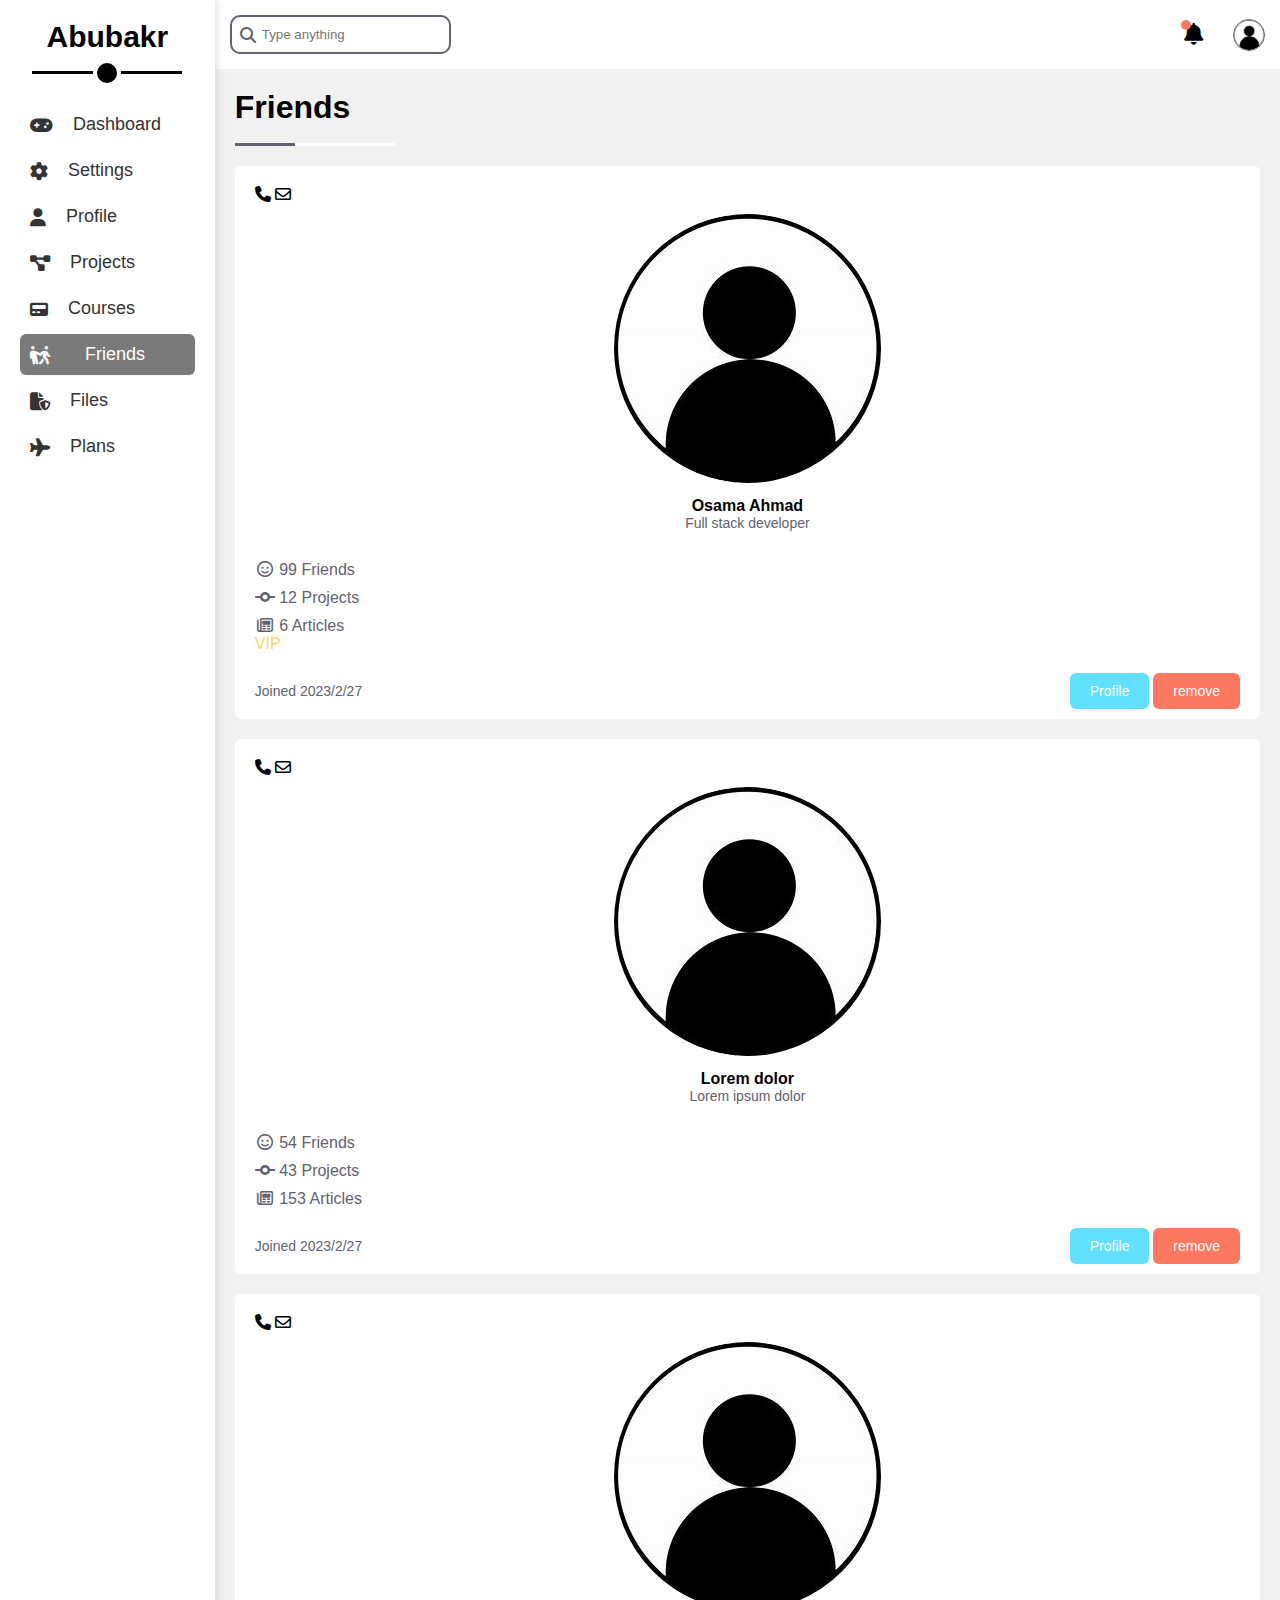
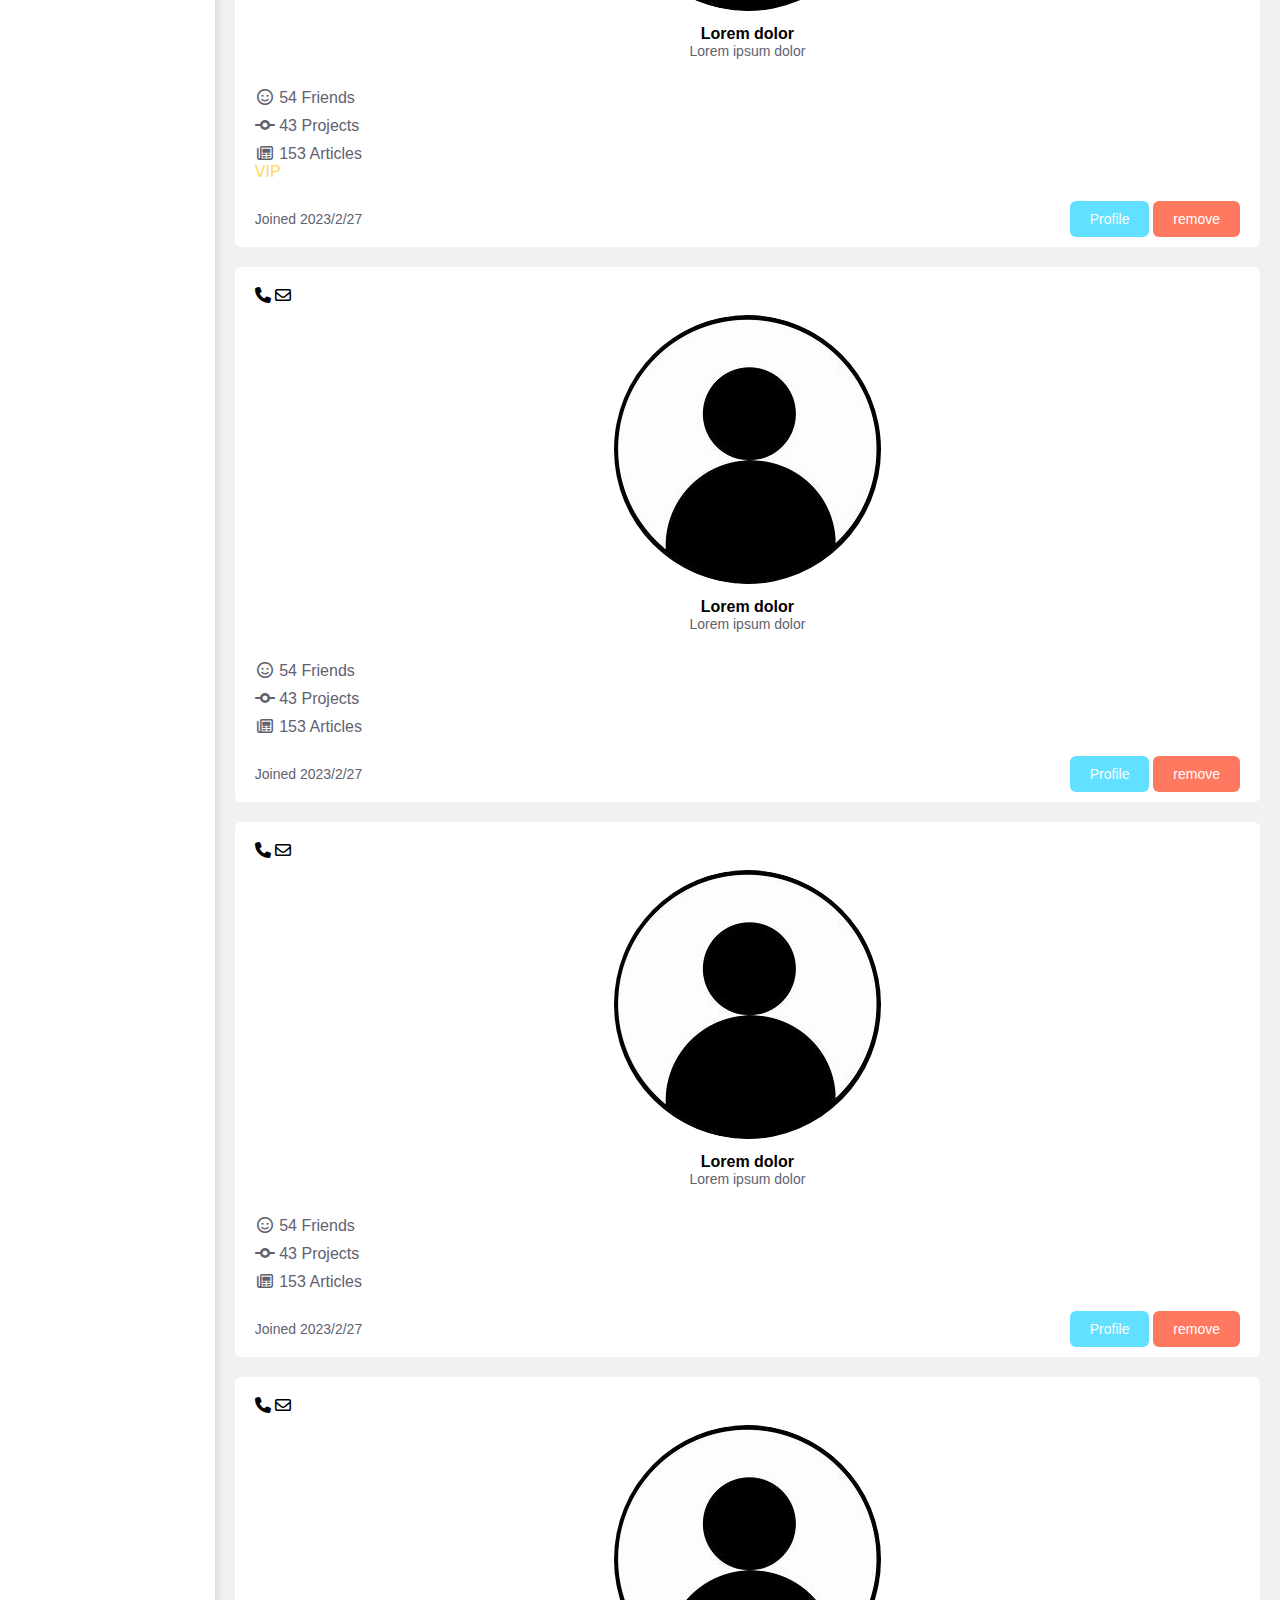
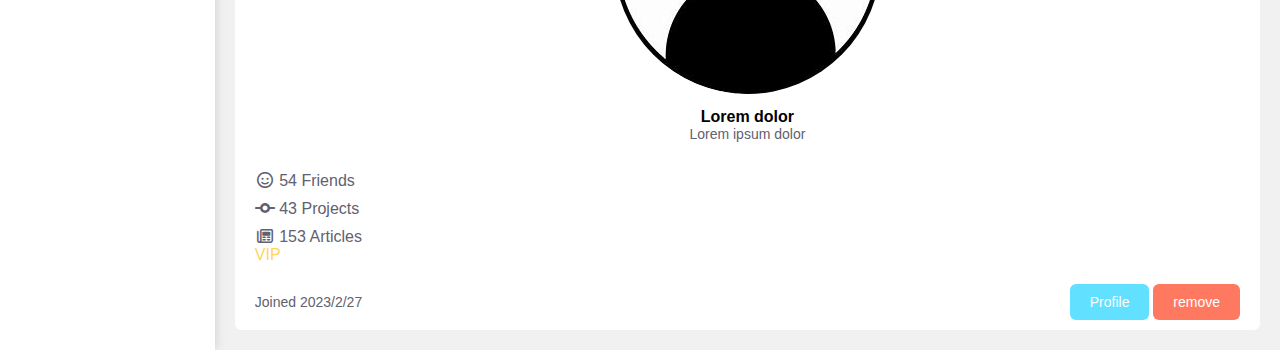
<file: friends.html>
<!DOCTYPE html>
<html lang="en">
  <head>
    <meta charset="UTF-8" />
    <meta http-equiv="X-UA-Compatible" content="IE=edge" />
    <meta name="viewport" content="width=device-width, initial-scale=1.0" />
    <title>Friends</title>
    <link rel="stylesheet" href="css/all.min.css" />
    <link rel="stylesheet" href="css/freamwork.css" />
    <link rel="stylesheet" href="css/master.css" />
  </head>
  <body>
    <div class="page d-flex">
      <div class="sidebar bg-white p-20 p-relative">
        <h3 class="p-relative mt-0 txt-c">Abubakr</h3>
        <ul>
          <li>
            <a
              class="d-flex align-center fs-14 c-black rad-6 p-10"
              href="index.html"
            >
              <i class="fa-solid fa-gamepad"></i>
              <span>Dashboard</span>
            </a>
          </li>
          <li>
            <a
              class="d-flex align-center fs-14 c-black rad-6 p-10"
              href="settings.html"
            >
              <i class="fa-solid fa-gear"></i>
              <span>Settings</span>
            </a>
          </li>
          <li>
            <a
              class="d-flex align-center fs-14 c-black rad-6 p-10"
              href="profile.html"
            >
              <i class="fa-solid fa-user"></i>
              <span>Profile</span>
            </a>
          </li>
          <li>
            <a
              class="d-flex align-center fs-14 c-black rad-6 p-10"
              href="projects.html"
            >
              <i class="fa-solid fa-project-diagram"></i>
              <span>Projects</span>
            </a>
          </li>
          <li>
            <a
              class="d-flex align-center fs-14 c-black rad-6 p-10"
              href="Courses.html"
            >
              <i class="fa-solid fa-pager"></i>
              <span>Courses</span>
            </a>
          </li>
          <li>
            <a
              class="active d-flex align-center fs-14 c-black rad-6 p-10"
              href="friends.html"
            >
              <i class="fa-solid fa-people-pulling"></i>
              <span>Friends</span>
            </a>
          </li>
          <li>
            <a
              class="d-flex align-center fs-14 c-black rad-6 p-10"
              href="files.html"
            >
              <i class="fa-solid fa-file-shield"></i>
              <span>Files</span>
            </a>
          </li>
          <li>
            <a
              class="d-flex align-center fs-14 c-black rad-6 p-10"
              href="plans.html"
            >
              <i class="fa-solid fa-plane"></i>
              <span>Plans</span>
            </a>
          </li>
        </ul>
      </div>
      <div class="content w-full">
        <div class="head bg-white p-15 between-flex">
          <div class="search p-relative">
            <input type="search" placeholder="Type anything" />
          </div>
          <div class="icons d-flex align-center">
            <span class="notification p-relative">
              <i
                class="fa fa-bell fa-1x"
                style="font-size: 22px; cursor: pointer"
              ></i>
            </span>
            <img src="images/OIP.jpg" alt="Avatar" />
          </div>
        </div>
        <h1 class="p-relative">Friends</h1>
        <div class="friends-page d-grid gap-20 m-20">
          <div class="friend p-20 bg-white p-relative rad-6">
            <div class="contact">
                <i class="fa-solid fa-phone"></i>
                <i class="fa-regular fa-envelope"></i>
            </div>
            <div class="txt-c">
                <img class="rad-half mt-10 mb-10 w-100 h-100" src="images/OIP.jpg" alt="">
                <h4 class="m-0">Osama Ahmad</h4>
                <p class="c-gray fs-14 mt-0 m-0">Full stack developer</p>
            </div>
            <div class="icons fa-14 p-relative mb-15 mt-15 pt-15 pb-15 c-gray">
                <div class="mb-10">
                    <i class="fa-regular fa-face-smile fa-fw"></i>
                    <span>99 Friends</span>
                </div>
                <div class="mb-10">
                    <i class="fa-solid fa-code-commit fa-fw"></i>
                    <span>12 Projects</span>
                </div>
                <div>
                    <i class="fa-regular fa-newspaper fa-fw"></i>
                    <span>6 Articles</span>
                </div>
                <span class="vip c-yellow">VIP</span>
            </div>
            <div class="info between-flex fs-14">
                <span class="c-gray fs-12">Joined 2023/2/27</span>
                <div>
                    <a href="profile.html" class="btn-shape bg-blue c-white rad-6 ">Profile</a>
                    <a href="#" class="btn-shape bg-red c-white rad-6 ">remove</a>
                </div>
            </div>
          </div>
          <div class="friend p-20 bg-white p-relative rad-6">
            <div class="contact">
                <i class="fa-solid fa-phone"></i>
                <i class="fa-regular fa-envelope"></i>
            </div>
            <div class="txt-c">
                <img class="rad-half mt-10 mb-10 w-100 h-100" src="images/OIP.jpg" alt="">
                <h4 class="m-0">Lorem dolor</h4>
                <p class="c-gray fs-14 mt-0 m-0">Lorem ipsum dolor</p>
            </div>
            <div class="icons fa-14 p-relative mb-15 mt-15 pt-15 pb-15 c-gray">
                <div class="mb-10">
                    <i class="fa-regular fa-face-smile fa-fw"></i>
                    <span>54 Friends</span>
                </div>
                <div class="mb-10">
                    <i class="fa-solid fa-code-commit fa-fw"></i>
                    <span>43 Projects</span>
                </div>
                <div>
                    <i class="fa-regular fa-newspaper fa-fw"></i>
                    <span>153 Articles</span>
                </div>
            </div>
            <div class="info between-flex fs-14">
                <span class="c-gray fs-12">Joined 2023/2/27</span>
                <div>
                    <a href="profile.html" class="btn-shape bg-blue c-white rad-6 ">Profile</a>
                    <a href="#" class="btn-shape bg-red c-white rad-6 ">remove</a>
                </div>
            </div>
          </div>
          <div class="friend p-20 bg-white p-relative rad-6">
            <div class="contact">
                <i class="fa-solid fa-phone"></i>
                <i class="fa-regular fa-envelope"></i>
            </div>
            <div class="txt-c">
                <img class="rad-half mt-10 mb-10 w-100 h-100" src="images/OIP.jpg" alt="">
                <h4 class="m-0">Lorem dolor</h4>
                <p class="c-gray fs-14 mt-0 m-0">Lorem ipsum dolor</p>
            </div>
            <div class="icons fa-14 p-relative mb-15 mt-15 pt-15 pb-15 c-gray">
                <div class="mb-10">
                    <i class="fa-regular fa-face-smile fa-fw"></i>
                    <span>54 Friends</span>
                </div>
                <div class="mb-10">
                    <i class="fa-solid fa-code-commit fa-fw"></i>
                    <span>43 Projects</span>
                </div>
                <div>
                    <i class="fa-regular fa-newspaper fa-fw"></i>
                    <span>153 Articles</span>
                </div>
                <span class="vip c-yellow">VIP</span>
            </div>
            <div class="info between-flex fs-14">
                <span class="c-gray fs-12">Joined 2023/2/27</span>
                <div>
                    <a href="profile.html" class="btn-shape bg-blue c-white rad-6 ">Profile</a>
                    <a href="#" class="btn-shape bg-red c-white rad-6 ">remove</a>
                </div>
            </div>
          </div>
          <div class="friend p-20 bg-white p-relative rad-6">
            <div class="contact">
                <i class="fa-solid fa-phone"></i>
                <i class="fa-regular fa-envelope"></i>
            </div>
            <div class="txt-c">
                <img class="rad-half mt-10 mb-10 w-100 h-100" src="images/OIP.jpg" alt="">
                <h4 class="m-0">Lorem dolor</h4>
                <p class="c-gray fs-14 mt-0 m-0">Lorem ipsum dolor</p>
            </div>
            <div class="icons fa-14 p-relative mb-15 mt-15 pt-15 pb-15 c-gray">
                <div class="mb-10">
                    <i class="fa-regular fa-face-smile fa-fw"></i>
                    <span>54 Friends</span>
                </div>
                <div class="mb-10">
                    <i class="fa-solid fa-code-commit fa-fw"></i>
                    <span>43 Projects</span>
                </div>
                <div>
                    <i class="fa-regular fa-newspaper fa-fw"></i>
                    <span>153 Articles</span>
                </div>
            </div>
            <div class="info between-flex fs-14">
                <span class="c-gray fs-12">Joined 2023/2/27</span>
                <div>
                    <a href="profile.html" class="btn-shape bg-blue c-white rad-6 ">Profile</a>
                    <a href="#" class="btn-shape bg-red c-white rad-6 ">remove</a>
                </div>
            </div>
          </div>
          <div class="friend p-20 bg-white p-relative rad-6">
            <div class="contact">
                <i class="fa-solid fa-phone"></i>
                <i class="fa-regular fa-envelope"></i>
            </div>
            <div class="txt-c">
                <img class="rad-half mt-10 mb-10 w-100 h-100" src="images/OIP.jpg" alt="">
                <h4 class="m-0">Lorem dolor</h4>
                <p class="c-gray fs-14 mt-0 m-0">Lorem ipsum dolor</p>
            </div>
            <div class="icons fa-14 p-relative mb-15 mt-15 pt-15 pb-15 c-gray">
                <div class="mb-10">
                    <i class="fa-regular fa-face-smile fa-fw"></i>
                    <span>54 Friends</span>
                </div>
                <div class="mb-10">
                    <i class="fa-solid fa-code-commit fa-fw"></i>
                    <span>43 Projects</span>
                </div>
                <div>
                    <i class="fa-regular fa-newspaper fa-fw"></i>
                    <span>153 Articles</span>
                </div>
            </div>
            <div class="info between-flex fs-14">
                <span class="c-gray fs-12">Joined 2023/2/27</span>
                <div>
                    <a href="profile.html" class="btn-shape bg-blue c-white rad-6 ">Profile</a>
                    <a href="#" class="btn-shape bg-red c-white rad-6 ">remove</a>
                </div>
            </div>
          </div>
          <div class="friend p-20 bg-white p-relative rad-6">
            <div class="contact">
                <i class="fa-solid fa-phone"></i>
                <i class="fa-regular fa-envelope"></i>
            </div>
            <div class="txt-c">
                <img class="rad-half mt-10 mb-10 w-100 h-100" src="images/OIP.jpg" alt="">
                <h4 class="m-0">Lorem dolor</h4>
                <p class="c-gray fs-14 mt-0 m-0">Lorem ipsum dolor</p>
            </div>
            <div class="icons fa-14 p-relative mb-15 mt-15 pt-15 pb-15 c-gray">
                <div class="mb-10">
                    <i class="fa-regular fa-face-smile fa-fw"></i>
                    <span>54 Friends</span>
                </div>
                <div class="mb-10">
                    <i class="fa-solid fa-code-commit fa-fw"></i>
                    <span>43 Projects</span>
                </div>
                <div>
                    <i class="fa-regular fa-newspaper fa-fw"></i>
                    <span>153 Articles</span>
                </div>
                <span class="vip c-yellow">VIP</span>
            </div>
            <div class="info between-flex fs-14">
                <span class="c-gray fs-12">Joined 2023/2/27</span>
                <div>
                    <a href="profile.html" class="btn-shape bg-blue c-white rad-6 ">Profile</a>
                    <a href="#" class="btn-shape bg-red c-white rad-6 ">remove</a>
                </div>
            </div>
          </div>
        </div>
      </div>
    </div>
  </body>
</html>
</file>
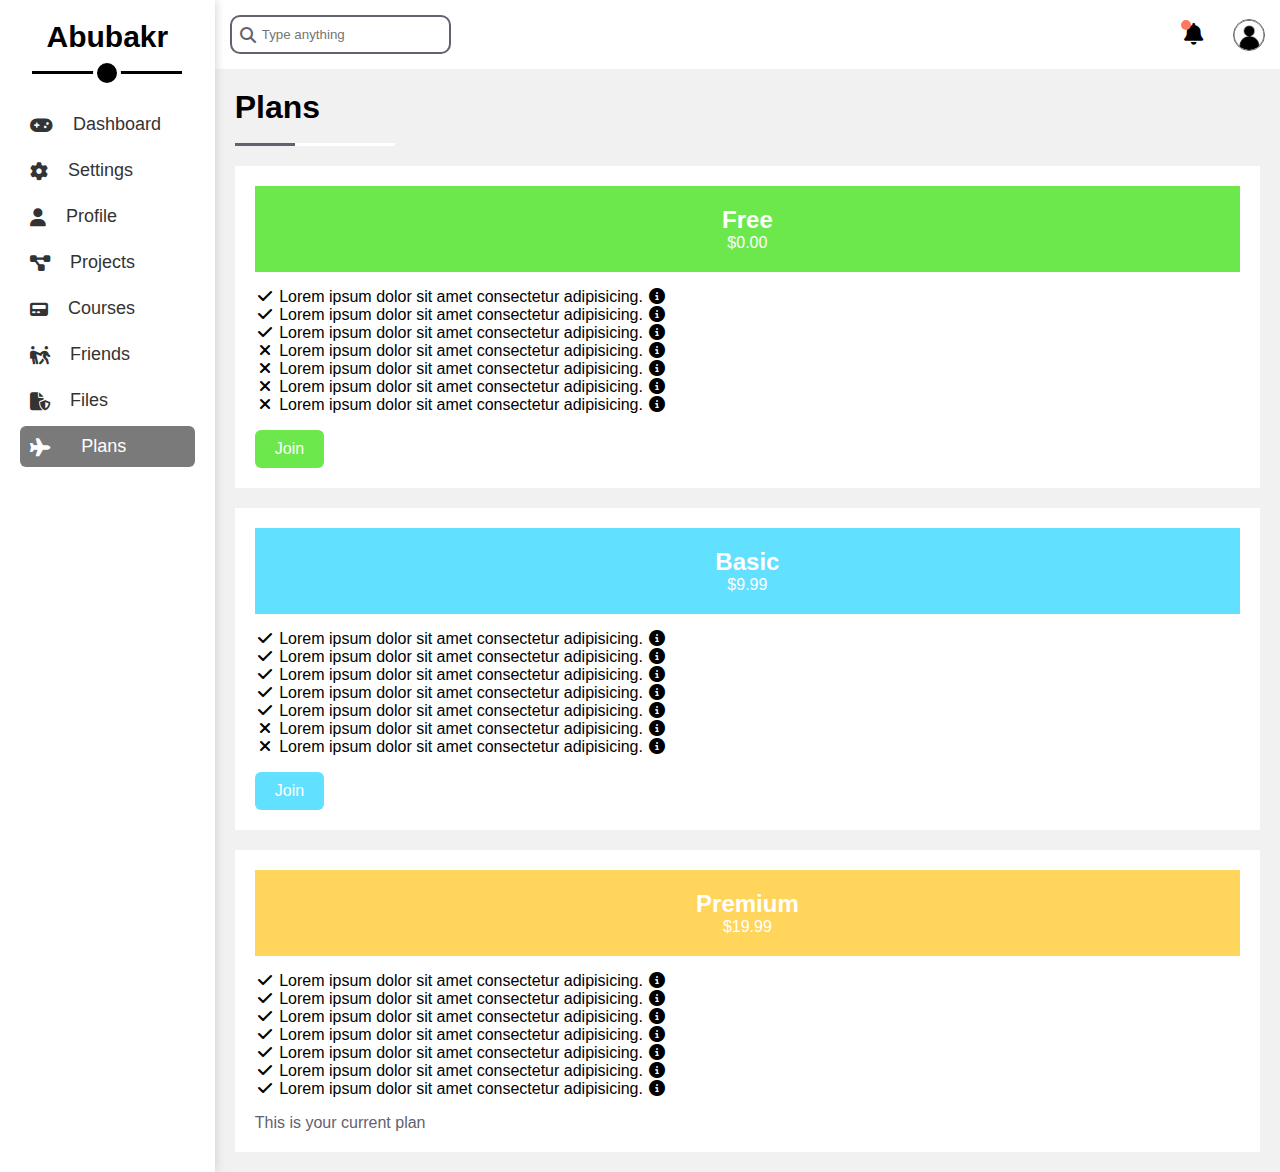
<file: plans.html>
<!DOCTYPE html>
<html lang="en">
  <head>
    <meta charset="UTF-8" />
    <meta http-equiv="X-UA-Compatible" content="IE=edge" />
    <meta name="viewport" content="width=device-width, initial-scale=1.0" />
    <title>Plans</title>
    <link rel="stylesheet" href="css/all.min.css" />
    <link rel="stylesheet" href="css/freamwork.css" />
    <link rel="stylesheet" href="css/master.css" />
  </head>
  <body>
    <div class="page d-flex">
      <div class="sidebar bg-white p-20 p-relative">
        <h3 class="p-relative mt-0 txt-c">Abubakr</h3>
        <ul>
          <li>
            <a
              class="d-flex align-center fs-14 c-black rad-6 p-10"
              href="index.html"
            >
              <i class="fa-solid fa-gamepad"></i>
              <span>Dashboard</span>
            </a>
          </li>
          <li>
            <a
              class="d-flex align-center fs-14 c-black rad-6 p-10"
              href="settings.html"
            >
              <i class="fa-solid fa-gear"></i>
              <span>Settings</span>
            </a>
          </li>
          <li>
            <a
              class="d-flex align-center fs-14 c-black rad-6 p-10"
              href="profile.html"
            >
              <i class="fa-solid fa-user"></i>
              <span>Profile</span>
            </a>
          </li>
          <li>
            <a
              class="d-flex align-center fs-14 c-black rad-6 p-10"
              href="projects.html"
            >
              <i class="fa-solid fa-project-diagram"></i>
              <span>Projects</span>
            </a>
          </li>
          <li>
            <a
              class="d-flex align-center fs-14 c-black rad-6 p-10"
              href="Courses.html"
            >
              <i class="fa-solid fa-pager"></i>
              <span>Courses</span>
            </a>
          </li>
          <li>
            <a
              class="d-flex align-center fs-14 c-black rad-6 p-10"
              href="friends.html"
            >
              <i class="fa-solid fa-people-pulling"></i>
              <span>Friends</span>
            </a>
          </li>
          <li>
            <a
              class="d-flex align-center fs-14 c-black rad-6 p-10"
              href="files.html"
            >
              <i class="fa-solid fa-file-shield"></i>
              <span>Files</span>
            </a>
          </li>
          <li>
            <a
              class="active d-flex align-center fs-14 c-black rad-6 p-10"
              href="plans.html"
            >
              <i class="fa-solid fa-plane"></i>
              <span>Plans</span>
            </a>
          </li>
        </ul>
      </div>
      <div class="content w-full">
        <div class="head bg-white p-15 between-flex">
          <div class="search p-relative">
            <input type="search" placeholder="Type anything" />
          </div>
          <div class="icons d-flex align-center">
            <span class="notification p-relative">
              <i
                class="fa fa-bell fa-1x"
                style="font-size: 22px; cursor: pointer"
              ></i>
            </span>
            <img src="images/OIP.jpg" alt="Avatar" />
          </div>
        </div>
        <h1 class="p-relative">Plans</h1>
        <div class="plans-page m-20 d-grid gap-20">
            <div class="plan green bg-white p-20 d-grid">
                <div class="top bg-green c-white txt-c p-20">
                    <h2 class="m-0">Free</h2>
                    <div class="price"><span>$</span>0.00</div>
                </div>
                <ul>
                    <li>
                        <i class="fa-solid fa-check fa-fw yes"></i>
                        <span>Lorem ipsum dolor sit amet consectetur adipisicing.</span>
                        <i class="fa-solid fa-circle-info fa-fw help"></i>
                    </li>
                    <li>
                        <i class="fa-solid fa-check fa-fw yes"></i>
                        <span>Lorem ipsum dolor sit amet consectetur adipisicing.</span>
                        <i class="fa-solid fa-circle-info fa-fw help"></i>
                    </li>
                    <li>
                        <i class="fa-solid fa-check fa-fw yes"></i>
                        <span>Lorem ipsum dolor sit amet consectetur adipisicing.</span>
                        <i class="fa-solid fa-circle-info fa-fw help"></i>
                    </li>
                    <li>
                        <i class="fa-solid fa-xmark fa-fw"></i>
                        <span>Lorem ipsum dolor sit amet consectetur adipisicing.</span>
                        <i class="fa-solid fa-circle-info fa-fw help"></i>
                    </li>
                    <li>
                        <i class="fa-solid fa-xmark fa-fw"></i>
                        <span>Lorem ipsum dolor sit amet consectetur adipisicing.</span>
                        <i class="fa-solid fa-circle-info fa-fw help"></i>
                    </li>
                    <li>
                        <i class="fa-solid fa-xmark fa-fw"></i>
                        <span>Lorem ipsum dolor sit amet consectetur adipisicing.</span>
                        <i class="fa-solid fa-circle-info fa-fw help"></i>
                    </li>
                    <li>
                        <i class="fa-solid fa-xmark fa-fw"></i>
                        <span>Lorem ipsum dolor sit amet consectetur adipisicing.</span>
                        <i class="fa-solid fa-circle-info fa-fw help"></i>
                    </li>
                </ul>
                <a href="#" class="bg-green btn-shape c-white d-block w-fit">Join</a>
            </div>
            <div class="plan blue bg-white p-20">
                <div class="top bg-blue c-white txt-c p-20">
                    <h2 class="m-0">Basic</h2>
                    <div class="price"><span>$</span>9.99</div>
                </div>
                <ul class="0">
                    <li>
                        <i class="fa-solid fa-check fa-fw yes"></i>
                        <span>Lorem ipsum dolor sit amet consectetur adipisicing.</span>
                        <i class="fa-solid fa-circle-info fa-fw help"></i>
                    </li>
                    <li>
                        <i class="fa-solid fa-check fa-fw yes"></i>
                        <span>Lorem ipsum dolor sit amet consectetur adipisicing.</span>
                        <i class="fa-solid fa-circle-info fa-fw help"></i>
                    </li>
                    <li>
                        <i class="fa-solid fa-check fa-fw yes"></i>
                        <span>Lorem ipsum dolor sit amet consectetur adipisicing.</span>
                        <i class="fa-solid fa-circle-info fa-fw help"></i>
                    </li>
                    <li>
                        <i class="fa-solid fa-check fa-fw yes"></i>
                        <span>Lorem ipsum dolor sit amet consectetur adipisicing.</span>
                        <i class="fa-solid fa-circle-info fa-fw help"></i>
                    </li>
                    <li>
                        <i class="fa-solid fa-check fa-fw yes"></i>
                        <span>Lorem ipsum dolor sit amet consectetur adipisicing.</span>
                        <i class="fa-solid fa-circle-info fa-fw help"></i>
                    </li>
                    <li>
                        <i class="fa-solid fa-xmark fa-fw"></i>
                        <span>Lorem ipsum dolor sit amet consectetur adipisicing.</span>
                        <i class="fa-solid fa-circle-info fa-fw help"></i>
                    </li>
                    <li>
                        <i class="fa-solid fa-xmark fa-fw"></i>
                        <span>Lorem ipsum dolor sit amet consectetur adipisicing.</span>
                        <i class="fa-solid fa-circle-info fa-fw help"></i>
                    </li>
                </ul>
                <a href="#" class="bg-blue btn-shape c-white d-block w-fit">Join</a>
            </div>
            <div class="plan yellow bg-white p-20">
                <div class="top bg-yellow c-white txt-c p-20">
                    <h2 class="m-0">Premium</h2>
                    <div class="price"><span>$</span>19.99</div>
                </div>
                <ul class="0">
                    <li>
                        <i class="fa-solid fa-check fa-fw yes"></i>
                        <span>Lorem ipsum dolor sit amet consectetur adipisicing.</span>
                        <i class="fa-solid fa-circle-info fa-fw help"></i>
                    </li>
                    <li>
                        <i class="fa-solid fa-check fa-fw yes"></i>
                        <span>Lorem ipsum dolor sit amet consectetur adipisicing.</span>
                        <i class="fa-solid fa-circle-info fa-fw help"></i>
                    </li>
                    <li>
                        <i class="fa-solid fa-check fa-fw yes"></i>
                        <span>Lorem ipsum dolor sit amet consectetur adipisicing.</span>
                        <i class="fa-solid fa-circle-info fa-fw help"></i>
                    </li>
                    <li>
                        <i class="fa-solid fa-check fa-fw yes"></i>
                        <span>Lorem ipsum dolor sit amet consectetur adipisicing.</span>
                        <i class="fa-solid fa-circle-info fa-fw help"></i>
                    </li>
                    <li>
                        <i class="fa-solid fa-check fa-fw yes"></i>
                        <span>Lorem ipsum dolor sit amet consectetur adipisicing.</span>
                        <i class="fa-solid fa-circle-info fa-fw help"></i>
                    </li>
                    <li>
                        <i class="fa-solid fa-check fa-fw yes"></i>
                        <span>Lorem ipsum dolor sit amet consectetur adipisicing.</span>
                        <i class="fa-solid fa-circle-info fa-fw help"></i>
                    </li>
                    <li>
                        <i class="fa-solid fa-check fa-fw yes"></i>
                        <span>Lorem ipsum dolor sit amet consectetur adipisicing.</span>
                        <i class="fa-solid fa-circle-info fa-fw help"></i>
                    </li>
                </ul>
                <!-- <a href="#" class="bg-yellow btn-shape c-white d-block w-fit">Join</a> -->
                <span class="c-gray txt-c m-0">This is your current plan</span>
            </div>
        </div>
      </div>
    </div>
  </body>
</html>
</file>
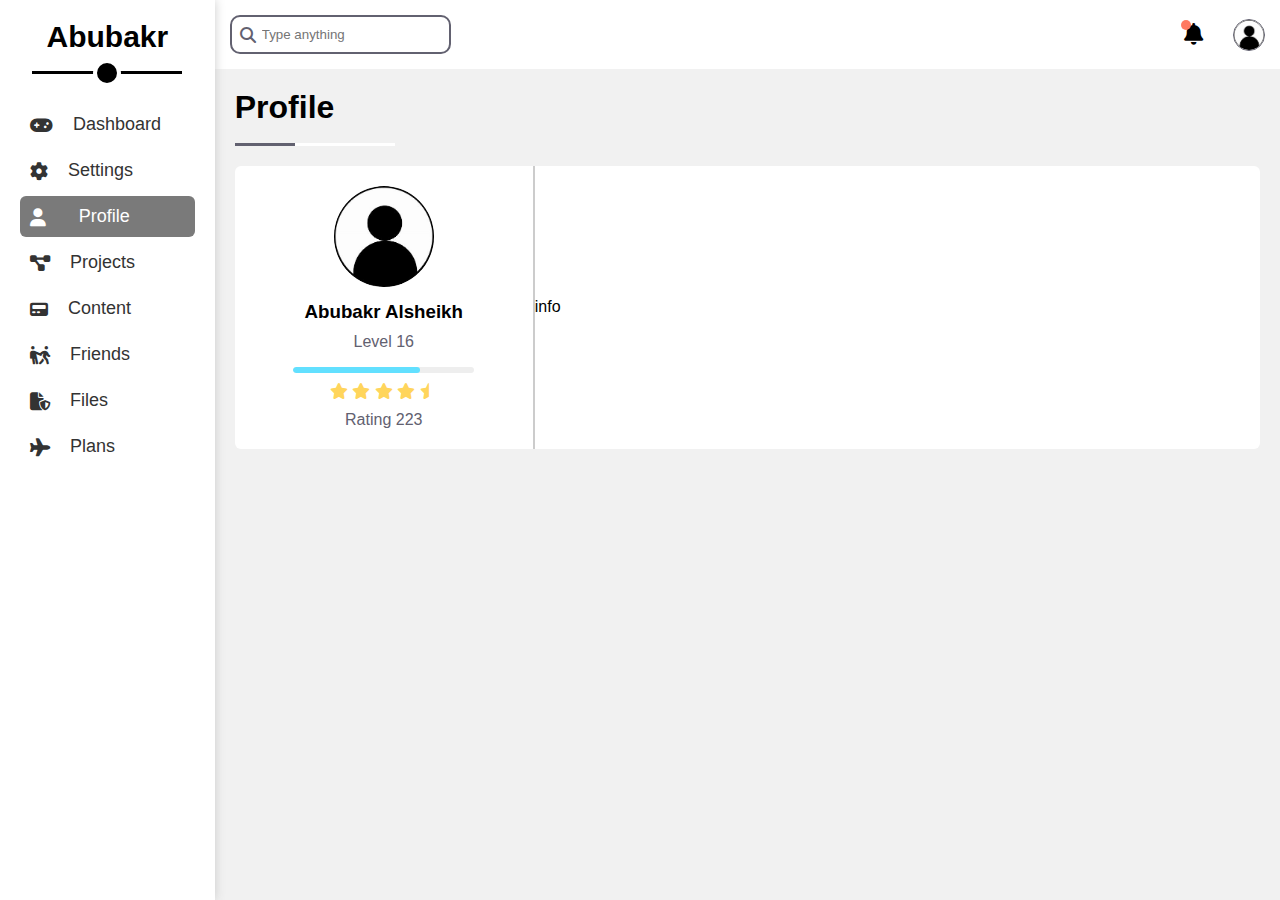
<file: profile.html>
<!DOCTYPE html>
<html lang="en">
  <head>
    <meta charset="UTF-8" />
    <meta http-equiv="X-UA-Compatible" content="IE=edge" />
    <meta name="viewport" content="width=device-width, initial-scale=1.0" />
    <title>Dashboard</title>
    <link rel="stylesheet" href="css/all.min.css" />
    <link rel="stylesheet" href="css/freamwork.css" />
    <link rel="stylesheet" href="css/master.css" />
  </head>
  <body>
    <div class="page d-flex">
      <div class="sidebar bg-white p-20 p-relative">
        <h3 class="p-relative mt-0 txt-c">Abubakr</h3>
        <ul>
          <li>
            <a
              class="d-flex align-center fs-14 c-black rad-6 p-10"
              href="index.html"
            >
              <i class="fa-solid fa-gamepad"></i>
              <span>Dashboard</span>
            </a>
          </li>
          <li>
            <a
              class="d-flex align-center fs-14 c-black rad-6 p-10"
              href="settings.html"
            >
              <i class="fa-solid fa-gear"></i>
              <span>Settings</span>
            </a>
          </li>
          <li>
            <a
              class="active d-flex align-center fs-14 c-black rad-6 p-10"
              href="profile.html"
            >
              <i class="fa-solid fa-user"></i>
              <span>Profile</span>
            </a>
          </li>
          <li>
            <a
              class="d-flex align-center fs-14 c-black rad-6 p-10"
              href="projects.html"
            >
              <i class="fa-solid fa-project-diagram"></i>
              <span>Projects</span>
            </a>
          </li>
          <li>
            <a
              class="d-flex align-center fs-14 c-black rad-6 p-10"
              href="content.html"
            >
              <i class="fa-solid fa-pager"></i>
              <span>Content</span>
            </a>
          </li>
          <li>
            <a
              class="d-flex align-center fs-14 c-black rad-6 p-10"
              href="friends.html"
            >
              <i class="fa-solid fa-people-pulling"></i>
              <span>Friends</span>
            </a>
          </li>
          <li>
            <a
              class="d-flex align-center fs-14 c-black rad-6 p-10"
              href="files.html"
            >
              <i class="fa-solid fa-file-shield"></i>
              <span>Files</span>
            </a>
          </li>
          <li>
            <a
              class="d-flex align-center fs-14 c-black rad-6 p-10"
              href="plans.html"
            >
              <i class="fa-solid fa-plane"></i>
              <span>Plans</span>
            </a>
          </li>
        </ul>
      </div>
      <div class="content w-full">
        <div class="head bg-white p-15 between-flex">
          <div class="search p-relative">
            <input type="search" placeholder="Type anything" />
          </div>
          <div class="icons d-flex align-center">
            <span class="notification p-relative">
              <i
                class="fa fa-bell fa-1x"
                style="font-size: 22px; cursor: pointer"
              ></i>
            </span>
            <img src="images/OIP.jpg" alt="Avatar" />
          </div>
        </div>
        <h1 class="p-relative">Profile</h1>
        <div class="profile-page m-20">
            <div class="overview bg-white rad-6 d-flex align-center">
                <div class="avatar-box txt-c p-20">
                    <img src="images/OIP.jpg" class="rad-half mb-10">
                    <h3 class="m-0">Abubakr Alsheikh</h3>
                    <p class="c-gray mt-10">Level 16</p>
                    <div class="level rad-6 bg-eee p-relative">
                        <span style="width: 70%;"></span>
                    </div>
                    <div class="rating mt-10 mb-10">
                        <i class="fa-solid fa-star c-yellow fs-13"></i>
                        <i class="fa-solid fa-star c-yellow fs-13"></i>
                        <i class="fa-solid fa-star c-yellow fs-13"></i>
                        <i class="fa-solid fa-star c-yellow fs-13"></i>
                        <i class="fa-solid fa-star-half c-yellow fs-13"></i>
                    </div>
                    <p class="c-gray m-0 fs-13">Rating 223</p>
                </div>
                <div class="info">
                    info
                </div>
            </div>
        </div>
      </div>
    </div>
  </body>
</html>
</file>
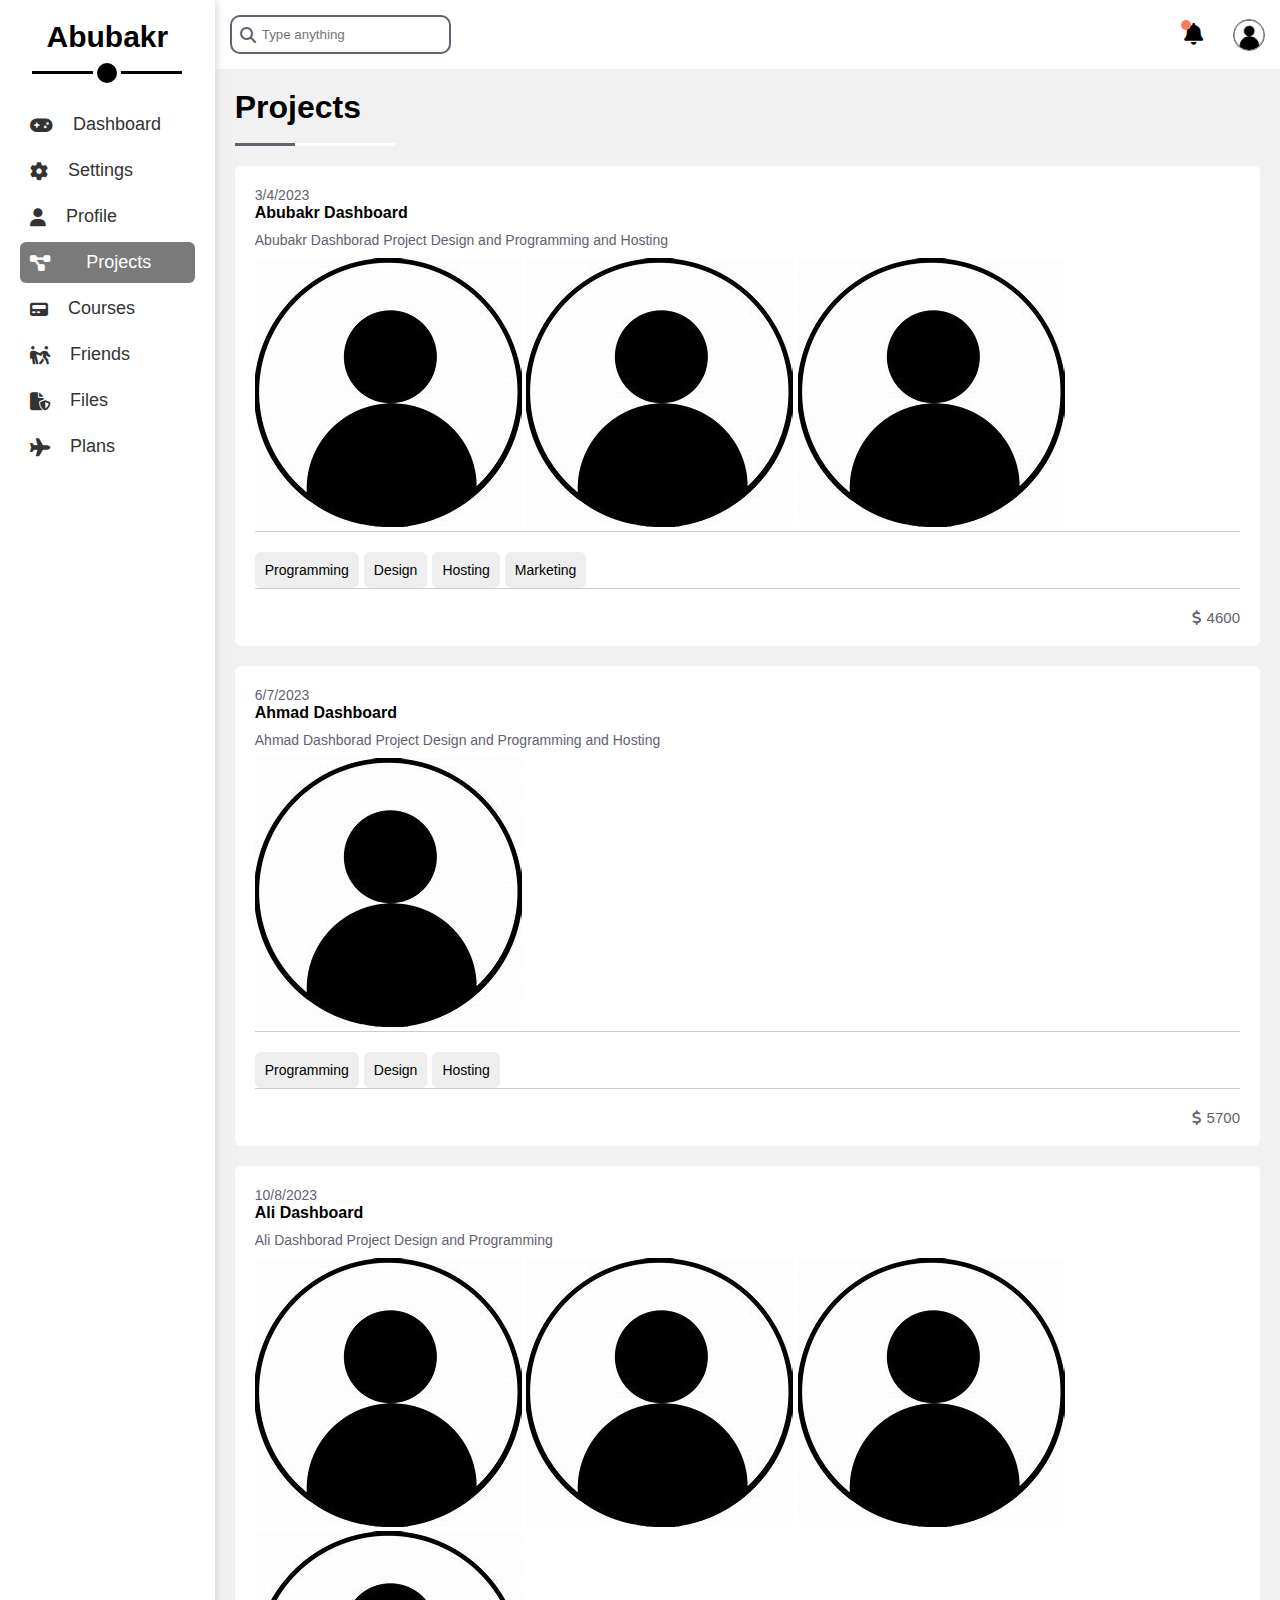
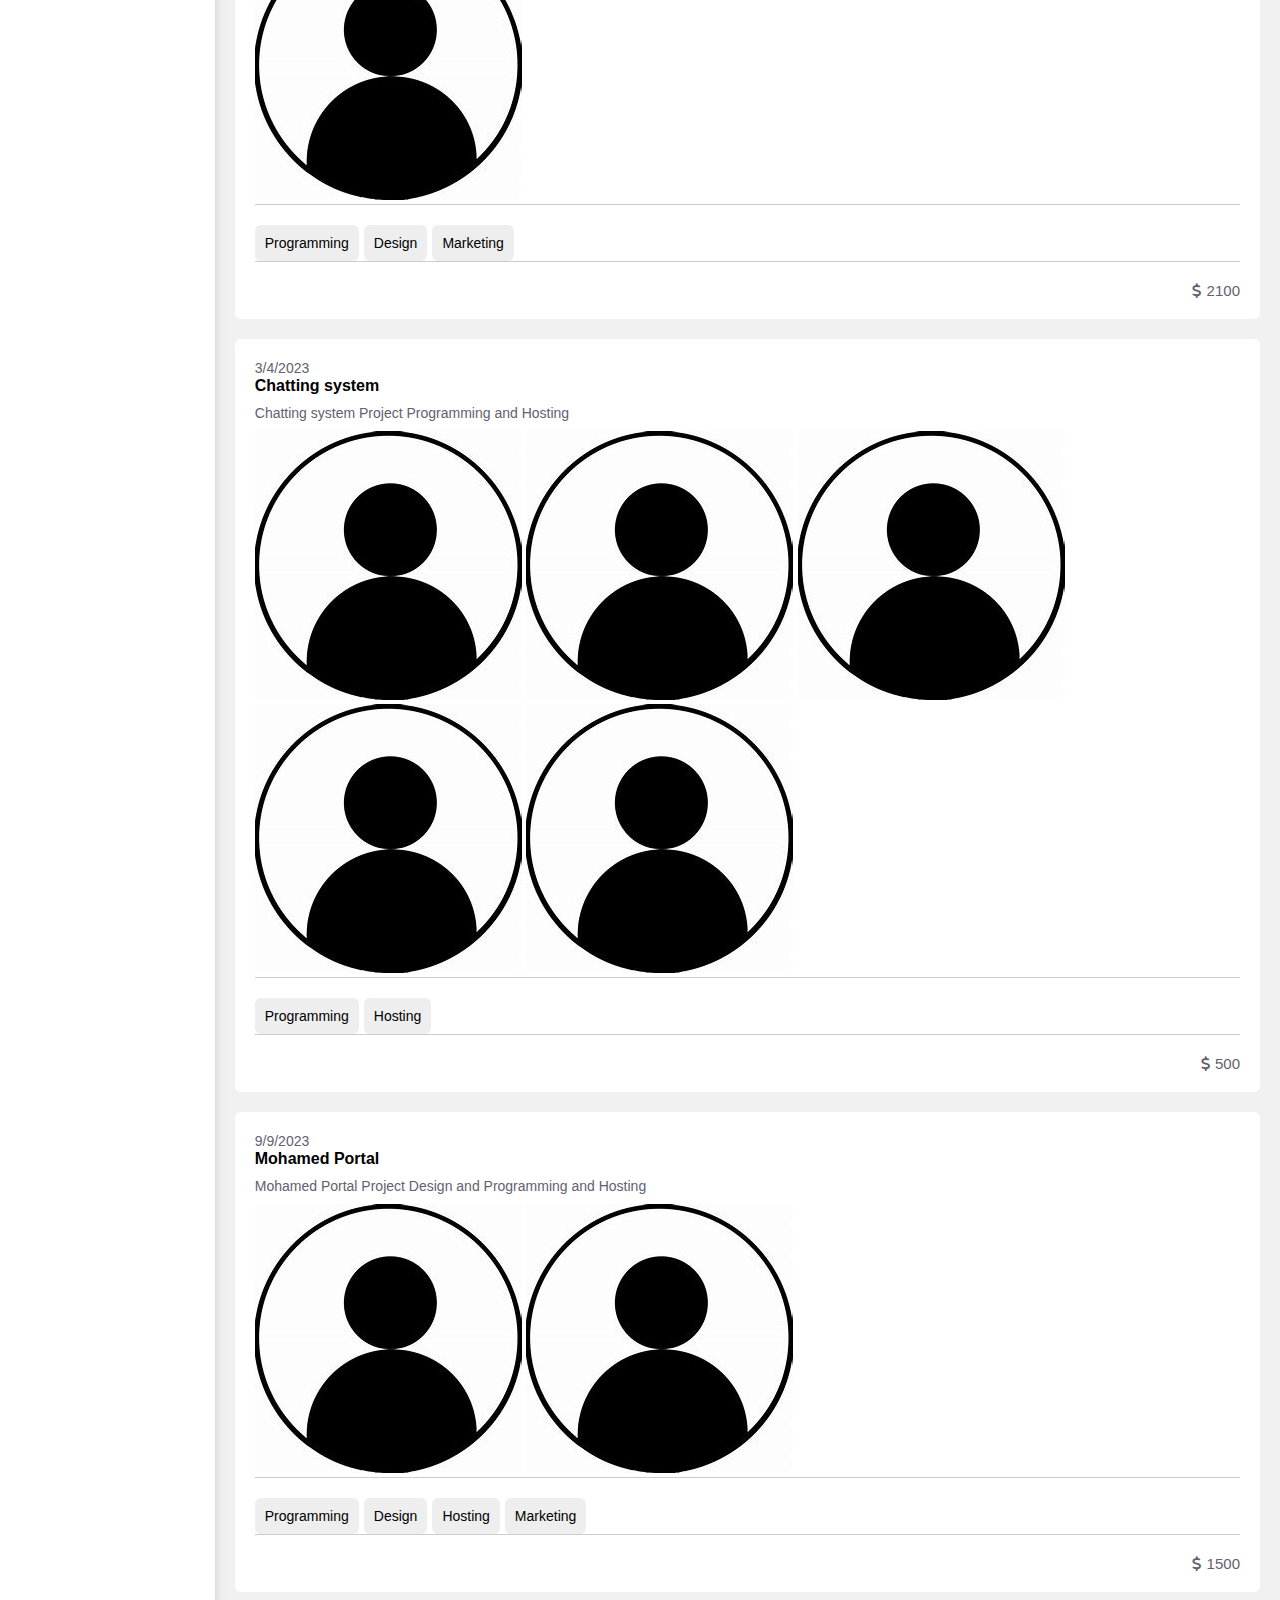
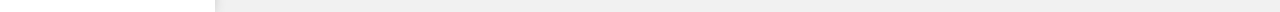
<file: projects.html>
<!DOCTYPE html>
<html lang="en">
  <head>
    <meta charset="UTF-8" />
    <meta http-equiv="X-UA-Compatible" content="IE=edge" />
    <meta name="viewport" content="width=device-width, initial-scale=1.0" />
    <title>Dashboard</title>
    <link rel="stylesheet" href="css/all.min.css" />
    <link rel="stylesheet" href="css/freamwork.css" />
    <link rel="stylesheet" href="css/master.css" />
  </head>
  <body>
    <div class="page d-flex">
      <div class="sidebar bg-white p-20 p-relative">
        <h3 class="p-relative mt-0 txt-c">Abubakr</h3>
        <ul>
          <li>
            <a
              class="d-flex align-center fs-14 c-black rad-6 p-10"
              href="index.html"
            >
              <i class="fa-solid fa-gamepad"></i>
              <span>Dashboard</span>
            </a>
          </li>
          <li>
            <a
              class="d-flex align-center fs-14 c-black rad-6 p-10"
              href="settings.html"
            >
              <i class="fa-solid fa-gear"></i>
              <span>Settings</span>
            </a>
          </li>
          <li>
            <a
              class="d-flex align-center fs-14 c-black rad-6 p-10"
              href="profile.html"
            >
              <i class="fa-solid fa-user"></i>
              <span>Profile</span>
            </a>
          </li>
          <li>
            <a
              class="active d-flex align-center fs-14 c-black rad-6 p-10"
              href="projects.html"
            >
              <i class="fa-solid fa-project-diagram"></i>
              <span>Projects</span>
            </a>
          </li>
          <li>
            <a
              class="d-flex align-center fs-14 c-black rad-6 p-10"
              href="Courses.html"
            >
              <i class="fa-solid fa-pager"></i>
              <span>Courses</span>
            </a>
          </li>
          <li>
            <a
              class="d-flex align-center fs-14 c-black rad-6 p-10"
              href="friends.html"
            >
              <i class="fa-solid fa-people-pulling"></i>
              <span>Friends</span>
            </a>
          </li>
          <li>
            <a
              class="d-flex align-center fs-14 c-black rad-6 p-10"
              href="files.html"
            >
              <i class="fa-solid fa-file-shield"></i>
              <span>Files</span>
            </a>
          </li>
          <li>
            <a
              class="d-flex align-center fs-14 c-black rad-6 p-10"
              href="plans.html"
            >
              <i class="fa-solid fa-plane"></i>
              <span>Plans</span>
            </a>
          </li>
        </ul>
      </div>
      <div class="content w-full">
        <div class="head bg-white p-15 between-flex">
          <div class="search p-relative">
            <input type="search" placeholder="Type anything" />
          </div>
          <div class="icons d-flex align-center">
            <span class="notification p-relative">
              <i
                class="fa fa-bell fa-1x"
                style="font-size: 22px; cursor: pointer"
              ></i>
            </span>
            <img src="images/OIP.jpg" alt="Avatar" />
          </div>
        </div>
        <h1 class="p-relative">Projects</h1>
        <div class="projects-page d-grid m-20 gap-20">
            <div class="project p-relative bg-white rad-6 p-20">
                <span class="date fs-14 c-gray">3/4/2023</span>
                <h4 class="m-0">Abubakr Dashboard</h4>
                <p class="c-gray mt-10 mb-10 fs-14">Abubakr Dashborad Project Design and Programming and Hosting</p>
                <div class="team bb-ccc mb-20">
                    <a href=""><img src="images/OIP.jpg" alt=""></a>
                    <a href=""><img src="images/OIP.jpg" alt=""></a>
                    <a href=""><img src="images/OIP.jpg" alt=""></a>
                </div>
                <div class="techs d-flex bb-ccc mb-20 pb-20">
                    <span class="fs-14 rad-6 bg-eee p-10 mr-5">Programming</span>
                    <span class="fs-14 rad-6 bg-eee p-10 mr-5">Design</span>
                    <span class="fs-14 rad-6 bg-eee p-10 mr-5">Hosting</span>
                    <span class="fs-14 rad-6 bg-eee p-10">Marketing</span>
                </div>
                <div class="info between-flex">
                    <div class="prog bg-eee rad-6">
                        <span class="bg-green rad-6" style="width: 80%;"></span>
                    </div>
                    <div class="fs-15 c-gray">
                        <i class="fa-solid fa-dollar-sign"></i>
                        4600
                    </div>
                </div>
            </div>
            <div class="project p-relative bg-white rad-6 p-20">
                <span class="date fs-14 c-gray">6/7/2023</span>
                <h4 class="m-0">Ahmad Dashboard</h4>
                <p class="c-gray mt-10 mb-10 fs-14">Ahmad Dashborad Project Design and Programming and Hosting</p>
                <div class="team bb-ccc mb-20">
                    <a href=""><img src="images/OIP.jpg" alt=""></a>
                </div>
                <div class="techs d-flex bb-ccc mb-20 pb-20">
                    <span class="fs-14 rad-6 bg-eee p-10 mr-5">Programming</span>
                    <span class="fs-14 rad-6 bg-eee p-10 mr-5">Design</span>
                    <span class="fs-14 rad-6 bg-eee p-10 mr-5">Hosting</span>
                </div>
                <div class="info between-flex">
                    <div class="prog bg-eee rad-6">
                        <span class="bg-red rad-6" style="width: 50%;"></span>
                    </div>
                    <div class="fs-15 c-gray">
                        <i class="fa-solid fa-dollar-sign"></i>
                        5700
                    </div>
                </div>
            </div>
            <div class="project p-relative bg-white rad-6 p-20">
                <span class="date fs-14 c-gray">10/8/2023</span>
                <h4 class="m-0">Ali Dashboard</h4>
                <p class="c-gray mt-10 mb-10 fs-14">Ali Dashborad Project Design and Programming</p>
                <div class="team bb-ccc mb-20">
                    <a href=""><img src="images/OIP.jpg" alt=""></a>
                    <a href=""><img src="images/OIP.jpg" alt=""></a>
                    <a href=""><img src="images/OIP.jpg" alt=""></a>
                    <a href=""><img src="images/OIP.jpg" alt=""></a>
                </div>
                <div class="techs d-flex bb-ccc mb-20 pb-20">
                    <span class="fs-14 rad-6 bg-eee p-10 mr-5">Programming</span>
                    <span class="fs-14 rad-6 bg-eee p-10 mr-5">Design</span>
                    <span class="fs-14 rad-6 bg-eee p-10">Marketing</span>
                </div>
                <div class="info between-flex">
                    <div class="prog bg-eee rad-6">
                        <span class="bg-yellow rad-6" style="width: 65%;"></span>
                    </div>
                    <div class="fs-15 c-gray">
                        <i class="fa-solid fa-dollar-sign"></i>
                        2100
                    </div>
                </div>
            </div>
            <div class="project p-relative bg-white rad-6 p-20">
                <span class="date fs-14 c-gray">3/4/2023</span>
                <h4 class="m-0">Chatting system</h4>
                <p class="c-gray mt-10 mb-10 fs-14">Chatting system Project Programming and Hosting</p>
                <div class="team bb-ccc mb-20">
                    <a href=""><img src="images/OIP.jpg" alt=""></a>
                    <a href=""><img src="images/OIP.jpg" alt=""></a>
                    <a href=""><img src="images/OIP.jpg" alt=""></a>
                    <a href=""><img src="images/OIP.jpg" alt=""></a>
                    <a href=""><img src="images/OIP.jpg" alt=""></a>
                </div>
                <div class="techs d-flex bb-ccc mb-20 pb-20">
                    <span class="fs-14 rad-6 bg-eee p-10 mr-5">Programming</span>
                    <span class="fs-14 rad-6 bg-eee p-10 mr-5">Hosting</span>
                </div>
                <div class="info between-flex">
                    <div class="prog bg-eee rad-6">
                        <span class="bg-blue rad-6" style="width: 100%;"></span>
                    </div>
                    <div class="fs-15 c-gray">
                        <i class="fa-solid fa-dollar-sign"></i>
                        500
                    </div>
                </div>
            </div>
            <div class="project p-relative bg-white rad-6 p-20">
                <span class="date fs-14 c-gray">9/9/2023</span>
                <h4 class="m-0">Mohamed Portal</h4>
                <p class="c-gray mt-10 mb-10 fs-14">Mohamed Portal Project Design and Programming and Hosting</p>
                <div class="team bb-ccc mb-20">
                    <a href=""><img src="images/OIP.jpg" alt=""></a>
                    <a href=""><img src="images/OIP.jpg" alt=""></a>
                </div>
                <div class="techs d-flex bb-ccc mb-20 pb-20">
                    <span class="fs-14 rad-6 bg-eee p-10 mr-5">Programming</span>
                    <span class="fs-14 rad-6 bg-eee p-10 mr-5">Design</span>
                    <span class="fs-14 rad-6 bg-eee p-10 mr-5">Hosting</span>
                    <span class="fs-14 rad-6 bg-eee p-10">Marketing</span>
                </div>
                <div class="info between-flex">
                    <div class="prog bg-eee rad-6">
                        <span class="bg-red rad-6" style="width: 30%;"></span>
                    </div>
                    <div class="fs-15 c-gray">
                        <i class="fa-solid fa-dollar-sign"></i>
                        1500
                    </div>
                </div>
            </div>
        </div>
      </div>
    </div>
  </body>
</html>
</file>
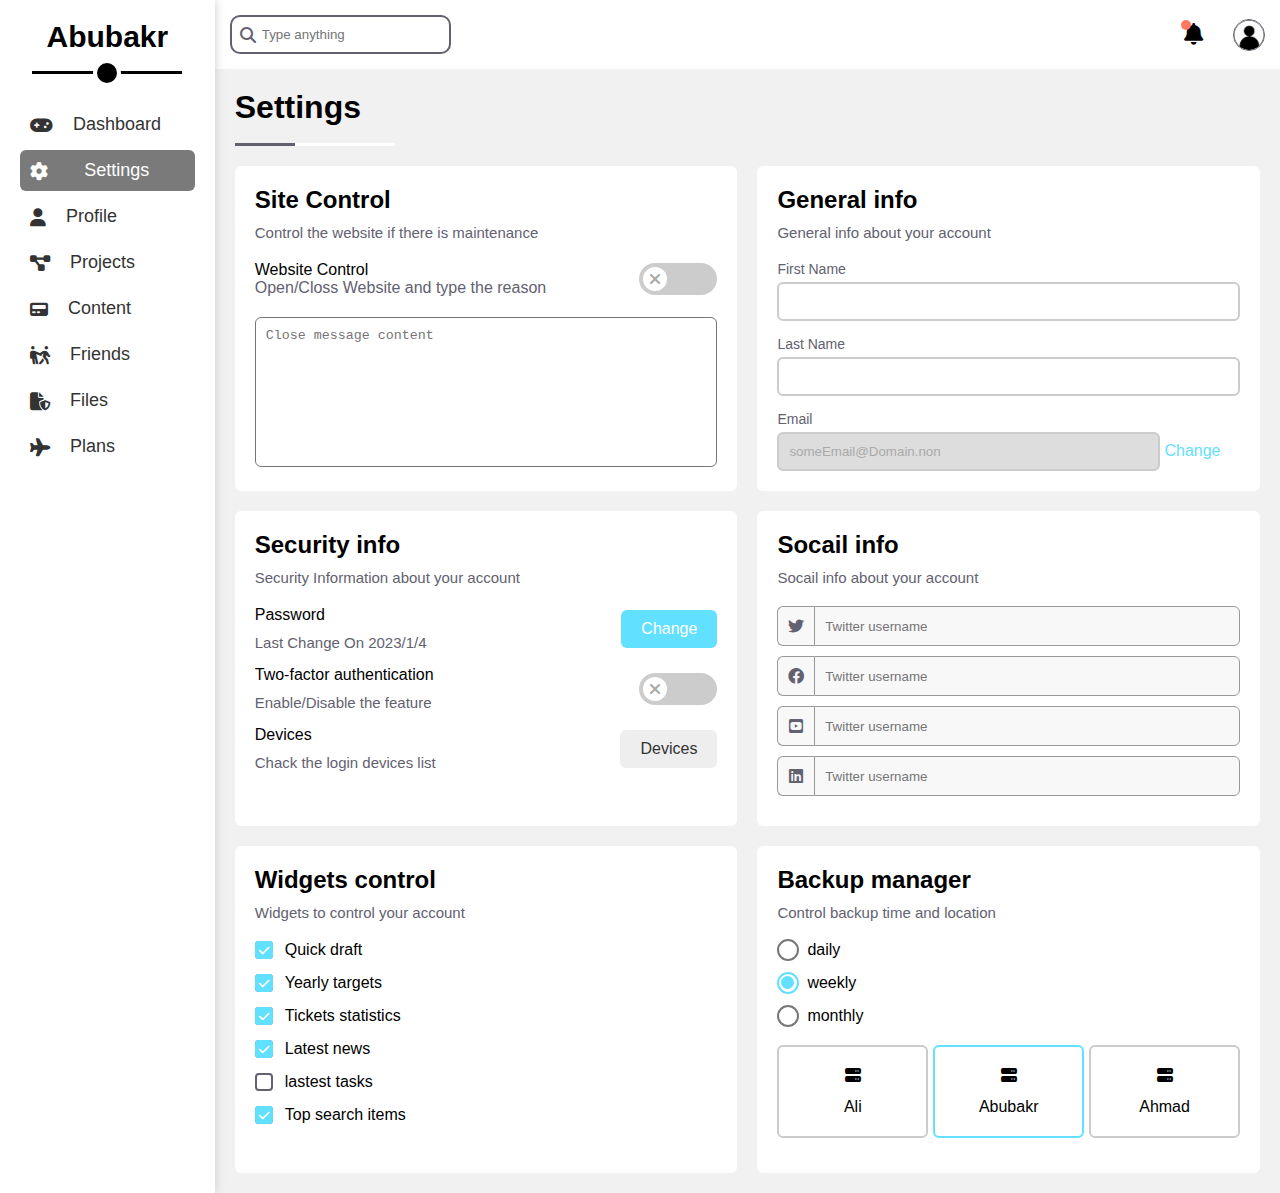
<file: settings.html>
<!DOCTYPE html>
<html lang="en">
  <head>
    <meta charset="UTF-8" />
    <meta http-equiv="X-UA-Compatible" content="IE=edge" />
    <meta name="viewport" content="width=device-width, initial-scale=1.0" />
    <title>Dashboard</title>
    <link rel="stylesheet" href="css/all.min.css" />
    <link rel="stylesheet" href="css/freamwork.css" />
    <link rel="stylesheet" href="css/master.css" />
  </head>
  <body>
    <div class="page d-flex">
      <div class="sidebar bg-white p-20 p-relative">
        <h3 class="p-relative mt-0 txt-c">Abubakr</h3>
        <ul>
          <li>
            <a
              class="d-flex align-center fs-14 c-black rad-6 p-10"
              href="index.html"
            >
              <i class="fa-solid fa-gamepad"></i>
              <span>Dashboard</span>
            </a>
          </li>
          <li>
            <a
              class="active d-flex align-center fs-14 c-black rad-6 p-10"
              href="settings.html"
            >
              <i class="fa-solid fa-gear"></i>
              <span>Settings</span>
            </a>
          </li>
          <li>
            <a
              class="d-flex align-center fs-14 c-black rad-6 p-10"
              href="profile.html"
            >
              <i class="fa-solid fa-user"></i>
              <span>Profile</span>
            </a>
          </li>
          <li>
            <a
              class="d-flex align-center fs-14 c-black rad-6 p-10"
              href="projects.html"
            >
              <i class="fa-solid fa-project-diagram"></i>
              <span>Projects</span>
            </a>
          </li>
          <li>
            <a
              class="d-flex align-center fs-14 c-black rad-6 p-10"
              href="content.html"
            >
              <i class="fa-solid fa-pager"></i>
              <span>Content</span>
            </a>
          </li>
          <li>
            <a
              class="d-flex align-center fs-14 c-black rad-6 p-10"
              href="friends.html"
            >
              <i class="fa-solid fa-people-pulling"></i>
              <span>Friends</span>
            </a>
          </li>
          <li>
            <a
              class="d-flex align-center fs-14 c-black rad-6 p-10"
              href="files.html"
            >
              <i class="fa-solid fa-file-shield"></i>
              <span>Files</span>
            </a>
          </li>
          <li>
            <a
              class="d-flex align-center fs-14 c-black rad-6 p-10"
              href="plans.html"
            >
              <i class="fa-solid fa-plane"></i>
              <span>Plans</span>
            </a>
          </li>
        </ul>
      </div>
      <div class="content w-full">
        <div class="head bg-white p-15 between-flex">
          <div class="search p-relative">
            <input type="search" placeholder="Type anything" />
          </div>
          <div class="icons d-flex align-center">
            <span class="notification p-relative">
              <i
                class="fa fa-bell fa-1x"
                style="font-size: 22px; cursor: pointer"
              ></i>
            </span>
            <img src="images/OIP.jpg" alt="Avatar" />
          </div>
        </div>
        <h1 class="p-relative">Settings</h1>
        <div class="settings-page m-20 d-grid gap-20">
            <!-- start setting box -->
            <div class="setting-box p-20 bg-white rad-6">
                <h2 class="mt-0 mb-10">Site Control</h2>
                <p class="mt-0 mb-20 c-gray fs-15">Control the website if there is maintenance</p>
                <div class="mb-20 between-flex">
                    <div>
                        <span>Website Control</span>
                        <div class="c-gray mt-5 mb-0">Open/Closs Website and type the reason</div>
                    </div>
                    <div>
                        <label>
                            <input type="checkbox" class="toggle-checkbox">
                            <div class="toggle-switch"></div>
                        </label>
                    </div>
                </div>
                <textarea class="close-message p-10 rad-6 d-block w-full" placeholder="Close message content"></textarea>
            </div>
            <!-- end setting box -->
            <!-- start general info -->
            <div class="setting-box p-20 bg-white rad-6">
              <h2 class="mt-0 mb-10">General info</h2>
              <p class="mt-0 mb-20 c-gray fs-15">General info about your account</p>
              <div class="mb-15">
                <label for="first" class="fs-14 c-gray d-block mb-5">First Name</label>
                <input type="text" class="b-ccc w-full p-10 rad-6 d-block bg-white" id="first">
              </div>
              <div class="mb-15">
                <label for="Last" class="fs-14 c-gray d-block mb-5">Last Name</label>
                <input type="text" class="b-ccc w-full p-10 rad-6 d-block bg-white" id="Last">
              </div>
              <div>
                <label for="Email" class="fs-14 c-gray d-block mb-5">Email</label>
                <input type="email" class="b-ccc w-full p-10 rad-6 d-block bg-white" id="Email" value="someEmail@Domain.non" disabled>
                <a href="#" class="c-blue">Change</a>
              </div>
            </div>
            <!-- end general info -->
            <!-- start Security info -->
            <div class="setting-box p-20 bg-white rad-6">
              <h2 class="mt-0 mb-10">Security info</h2>
              <p class="mt-0 mb-20 c-gray fs-15">Security Information about your account</p>
              <div class="mb-15 between-flex">
                <div>
                  <span>Password</span>
                  <p class="mt-10 mb-0 fs-15 c-gray">Last Change On 2023/1/4</p>
                </div>
                <a href="#" class="bg-blue btn-shape c-white">Change</a>
              </div>
              <div class="mb-15 between-flex">
                <div>
                  <span>Two-factor authentication</span>
                  <p class="mt-10 mb-0 fs-15 c-gray">Enable/Disable the feature</p>
                </div>
                <label>
                  <input type="checkbox" class="toggle-checkbox">
                  <div class="toggle-switch"></div>
                </label>
              </div>
              <div class="mb-15 between-flex">
                <div>
                  <span>Devices</span>
                  <p class="mt-10 mb-0 fs-15 c-gray">Chack the login devices list</p>
                </div>
                <a href="#" class="bg-eee c-black btn-shape">Devices</a>
              </div>
            </div>
            <!-- end Security info -->
            <!-- start Socail info -->
            <div class="setting-box p-20 bg-white rad-6">
              <h2 class="mt-0 mb-10">Socail info</h2>
              <p class="mt-0 mb-20 c-gray fs-15">Socail info about your account</p>
              <div class="soc-box d-flex align-center mb-10">
                <i class="fa-twitter fa-brands c-gray center-flex"></i>
                <input type="text" class="w-full" placeholder="Twitter username">
              </div>
              <div class="soc-box d-flex align-center mb-10">
                <i class="fa-facebook fa-brands c-gray center-flex"></i>
                <input type="text" class="w-full" placeholder="Twitter username">
              </div>
              <div class="soc-box d-flex align-center mb-10">
                <i class="fa-youtube-square fa-brands c-gray center-flex"></i>
                <input type="text" class="w-full" placeholder="Twitter username">
              </div>
              <div class="soc-box d-flex align-center mb-10">
                <i class="fa-linkedin fa-brands c-gray center-flex"></i>
                <input type="text" class="w-full" placeholder="Twitter username">
              </div>
            </div>
            <!-- end Socail info -->
            
            <!-- start Widgets control -->
            <div class="widgets-control p-20 bg-white rad-6">
              <h2 class="mt-0 mb-10">Widgets control</h2>
              <p class="mt-0 mb-20 c-gray fs-15">Widgets to control your account</p>
              <div class="control d-flex align-center mb-15">
                <input type="checkbox" id="one" checked>
                <label for="one">Quick draft</label>
              </div>
              <div class="control d-flex align-center mb-15">
                <input type="checkbox" id="two" checked>
                <label for="two">Yearly targets</label>
              </div>
              <div class="control d-flex align-center mb-15">
                <input type="checkbox" id="three" checked>
                <label for="three">Tickets statistics</label>
              </div>
              <div class="control d-flex align-center mb-15">
                <input type="checkbox" id="four" checked>
                <label for="four">Latest news</label>
              </div>
              <div class="control d-flex align-center mb-15">
                <input type="checkbox" id="five">
                <label for="five">lastest tasks</label>
              </div>
              <div class="control d-flex align-center mb-15">
                <input type="checkbox" id="six" checked>
                <label for="six">Top search items</label>
              </div>
            </div>
            <!-- end Widgets control -->
            <!-- start backup manager -->
            <div class="backup-manager p-20 bg-white rad-6">
              <h2 class="mt-0 mb-10">Backup manager</h2>
              <p class="mt-0 mb-20 c-gray fs-15">Control backup time and location</p>
              <div class="control d-flex align-center mb-15">
                <input type="radio" name="time" id="daily">
                <label for="daily">daily</label>
              </div>
              <div class="control d-flex align-center mb-15">
                <input type="radio" name="time" id="weekly" checked>
                <label for="weekly">weekly</label>
              </div>
              <div class="control d-flex align-center mb-15">
                <input type="radio" name="time" id="monthly">
                <label for="monthly">monthly</label>
              </div>
              <div class="services d-flex align-center txt-c mt-20">
                <input type="radio" name="location" id="server-one">
                <div class="server mb-15 w-full rad-6 b-ccc">
                  <label class="d-block m-20" for="server-one">
                    <i class="fa-solid fa-server d-block mb-15"></i>
                    Ali
                  </label>
                </div>
                <input type="radio" name="location" id="server-two" checked>
                <div class="server mb-15 w-full rad-6 b-ccc mr-5 ml-5">
                  <label class="d-block m-20" for="server-two">
                    <i class="fa-solid fa-server d-block mb-15"></i>
                    Abubakr
                  </label>
                </div>
                <input type="radio" name="location" id="server-three">
                <div class="server mb-15 w-full rad-6 b-ccc">
                  <label class="d-block m-20" for="server-three">
                    <i class="fa-solid fa-server d-block mb-15"></i>
                    Ahmad
                  </label>
                </div>
              </div>
            </div>
            <!-- end backup manager -->
        </div>
      </div>
    </div>
  </body>
</html>
</file>
<file: css/freamwork.css>
:root{
    --blue-color:#6CA1C6;
    --red-color:#D67E76;
    --green-color:#6FDE8A;
    --yellow-color:#D4CE6A;
    --purple-color:#AC6FDE;
    --gray-color:#626170;
}

/* start component */
.between-flex{
    display: flex;
    align-items: center;
    justify-content: space-between;
}
.center-flex{
    display: flex;
    align-items: center;
    justify-content: center;
}
.btn-shape{
  padding: 10px 20px;
  cursor: pointer;
  border-radius: 6px;
}
/* end component */

/* start box */
.d-flex{
    display: flex;
}
.d-grid{
    display: grid;
}
.gap-20{
    gap: 20px;
}
.f-wrap{
    flex-wrap: wrap;
}
.align-center{
    align-items: center;
}
.d-block{
    display: block;
}
@media (max-width:767px) {
    .block-mobile{
        display: block;
    }
    .hide-mobile{
        display: none;
    }
}
/* start box */

/* start padding + margin */
.p-0{
    padding: 0px;
}
.p-10{
    padding: 10px;
}
.p-15{
    padding: 15px;
}
.p-20{
    padding: 20px;
}
.pt-15{
    padding-top: 15px;
}
.pb-15{
    padding-bottom: 15px;
}
.pl-15{
    padding-left: 15px;
}
.m-0{
    margin: 0px;
}
.m-20{
    margin: 20px;
}
.mt-0{
    margin-top: 0px;
}
.mt-5{
    margin-top: 0px;
}
.mt-10{
    margin-top: 10px;
}
.mt-15{
    margin-top: 15px;
}
.mt-20{
    margin-top: 20px;
}
.mr-5{
    margin-right: 5px;
}
.mr-15{
    margin-right: 15px;
}
.mb-0{
    margin-bottom: 0px;
}
.mb-5{
    margin-bottom: 5px;
}
.mb-10{
    margin-bottom: 10px;
}
.mb-15{
    margin-bottom: 15px;
}
.mb-20{
    margin-bottom: 20px;
}
.ml-5{
    margin-left: 5px;
}
/* stop padding + margin */

/* start color */
.bg-white{
    background-color: white;
}
.bg-eee{
    background-color: #eee;
}
.bg-blue{
    background-color: var(--blue-color);
}
.bg-red{
    background-color: var(--red-color);
}
.bg-green{
    background-color: var(--green-color);
}
.bg-yellow{
    background-color: var(--yellow-color);
}
.c-gray{
    color: var(--gray-color);
}
.c-black{
    color: #333;
}
.c-white{
    color: white;
}
.c-blue{
    color: var(--blue-color);
}
.c-red{
    color: var(--red-color);
}
.c-green{
    color: var(--green-color);
}
.c-yellow{
    color: var(--yellow-color);
}
/* end color */

/* start position */
.p-relative{
    position: relative;
}
/* end position */

/* start font */
.txt-c{
    text-align: center;
}
.fs-14{
    font-size: 14px;
}
.fs-15{
    font-size: 15px;
}
.fs-24{
    font-size: 24px;
}
.fw-bold{
    font-weight: bold;
}
@media (max-width:767px) {
    .text-c-mobile{
        text-align: center;
    }
}
/* end font */

/* start boarder */
.b-none{
    border: none;
}
.b-ccc{
    border: 2px solid #ccc;
}
.bb-ccc{
    border-bottom: 1px solid #ccc;
}
.rad-6{
    border-radius: 6px;
}
.rad-half{
    border-radius: 50%;
}
.box-shadow{
    box-shadow: 0 0 10px rgb(128, 128, 128, 0.2);
}
/* end boarder */

/* start size */
.w-full{
    width: 100%;
}
.w-fit{
    width: -moz-fit-content;
    width: fit-content;
}
.h-full{
    height: 100%;
}
/* end size */
</file>
<file: css/master.css>
:root {
  --blue-color: #62e0ff;
  --red-color: #ff7961;
  --green-color: #6ce84d;
  --yellow-color: #ffd55c;
  --purple-color: #a967eb;
  --gray-color: #626170;
}
* {
  padding: 0;
  box-sizing: border-box;
}
body {
  font-family: sans-serif, "Courier New", Courier, monospace;
  margin: 0;
}

*:focus {
  outline: none;
}
a {
  text-decoration: none;
}

ul {
  list-style: none;
  padding: 0px;
}

.page {
  min-height: 100vh;
  background-color: #f1f1f1;
}

::-webkit-scrollbar{
  background-color: var(--gray-color);
  width: 10px;
}
::-webkit-scrollbar-thumb{
  background-color: var(--blue-color);
}

/* start sidebar */
.sidebar {
  width: 250px;
  box-shadow: 0 0 10px #ccc;
}
.sidebar > h3 {
  margin-bottom: 50px;
  font-size: 30px;
}
.sidebar > h3::before {
  content: "";
  position: absolute;
  width: 150px;
  height: 3px;
  background: black;
  bottom: -20px;
  left: 50%;
  transform: translateX(-50%);
}
.sidebar > h3::after {
  content: "";
  position: absolute;
  width: 20px;
  height: 20px;
  background: black;
  border: 4px solid white;
  border-radius: 50%;
  bottom: -33px;
  left: 50%;
  transform: translateX(-50%);
}
.sidebar ul li a {
  margin-bottom: 5px;
  transition: 0.3s;
  font-size: 18px;
}
.sidebar ul li a:hover,
.sidebar ul li a.active {
  background-color: #7a7a7a;
  color: white;
}
.sidebar ul li a span {
  margin-left: 20px;
  transition: 0.1s;
}
.sidebar ul li a:hover span,
.sidebar ul li a.active span {
  transform: translateX(25%);
}
@media (max-width: 767px) {
  .sidebar {
    width: 80px;
    padding: 10px;
  }
  .sidebar > h3 {
    font-size: 16px;
    margin: 20px 0;
  }
  .sidebar > h3::before,
  .sidebar > h3::after {
    display: none;
  }
  .sidebar ul li a {
    font-size: 16px;
    text-align: center;
    display: block;
  }
  .sidebar ul li a span {
    display: none;
  }
}
/* end sidebar */

/* start content */
.content {
  overflow: hidden;
}

.head .search::before {
  font-family: var(--fa-style-family-classic);
  content: "\f002";
  font-weight: 900;
  position: absolute;
  top: 50%;
  transform: translateY(-50%);
  left: 10px;
  color: var(--gray-color);
}
.head .search input {
  padding: 10px 10px 10px 30px;
  border-radius: 10px;
  border: 2px solid var(--gray-color);
  min-width: 200px;
}
.head .search input:focus::placeholder {
  opacity: 0;
}
.head .notification::before {
  content: "";
  position: absolute;
  width: 10px;
  height: 10px;
  background-color: var(--red-color);
  border-radius: 50%;
  top: -3px;
  left: -3px;
}
.head .icons img {
  width: 32px;
  height: 32px;
  margin-left: 30px;
  border-radius: 50%;
  border: 1px solid var(--gray-color);
}

.page h1{
  margin: 20px 20px 40px 20px;
}
.page h1::after,
.page h1::before{
  content: '';
  position: absolute;
  bottom: -20px;
  left: 0;
  height: 3px;
  width: 60px;
  background-color: var(--gray-color);
}
.page h1::before{
  width: 160px;
  background-color: white;
}

.wrapper{
  grid-template-columns: repeat(auto-fill,minmax(450px,1fr));
  margin: 0 20px 20px 20px;
}
@media (max-width:767px) {
  .wrapper{
    grid-template-columns: minmax(200px,1fr);
    margin: 0 10px;
    gap: 10px;
  }
}

/* end content */

/* start welcome weight */
.page .welcome{
  overflow: hidden;
}
.page .welcome .body{
  border-top: 1px solid var(--gray-color);
  border-bottom: 1px solid var(--gray-color);
}
.page .welcome .avatar{
  width: 64px;
  height: 64px;
  border-radius: 50%;
  border: 1px solid var(--gray-color);
  margin-top: -32px;
  margin-left: 32px;
}
.page .welcome .body > div{
  flex: 1;
}
.page .welcome .intro img{
  width: 300px;
  margin-bottom: -20px;
}
.page .welcome .visit{
  margin: 15px 15px 15px 15px;
  padding: 10px 20px;
}
@media (max-width:767px) {
.page .welcome .avatar{
  margin-left: 0;
}
.page .welcome .body > div:not(:last-child){
  margin-bottom: 20px;
}
}
/* end welcome weight */

/* start quick draft wrapper */
.quick-draft textarea{
  resize: none;
  min-height: 180px;
}
/* end quick draft wrapper */

/* start yearly targets */
.target .target-row .icon{
  width: 64px;
  height: 64px;
}
.target .details{
  flex: 1;
}
.target .details .progress{
  height: 4px;
}
.target .details .progress > span{
  height: 4px;
  position: absolute;
  top: 0;
  left: 0;
}
.target .details .progress > span span{
  position: absolute;
  right: -21px;
  bottom: 16px;
  padding: 3px 8px;
}
.target .details .progress > span span::after{    
  content: '';
  position: absolute;
  bottom: -18px;
  left: 50%;
  transform: translateX(-50%);
  border-width: 10px;
  border-style: solid;
}
.target .details .progress > span.blue span::after{    
  border-color: var(--blue-color) transparent transparent transparent;
}
.target .details .progress > span.red span::after{    
  border-color: var(--red-color) transparent transparent transparent;
}
.target .details .progress > span.green span::after{    
  border-color: var(--green-color) transparent transparent transparent;
}
.target .blue .icon,
.target .blue .progress{
  background-color: #62e0ff4a;
}
.target .red .icon,
.target .red .progress{
  background-color: #ff796150;
}
.target .green .icon,
.target .green .progress{
  background-color: #6ce84d50;
}
/* end yearly targets */
/* start tickets */
.tickets .box{
  border: 1px solid #aaa;
  width: calc(50% - 10px);
}
@media (max-width:767px) {
  .tickets .box{
    width: 100%;
  }
}
/* end tickets */
/* start latest news */
.latest-news .news-row:not(:last-of-type){
  margin-bottom: 20px;
  padding-bottom: 20px;
  border-bottom: 1px solid var(--gray-color);
}
.latest-news .news-row img{
  width: 100px;
  margin-right: 15px;
  border-radius: 6px;
}
.latest-news .news-row .info{
  flex: 1;
}

@media (max-width:767px) {
  .latest-news .news-row{
    display: block;
  }
  .latest-news .news-row .lable{
    width: fit-content;
    margin: 10px auto;
  }
}
/* end latest news */
/* start Tasks */
.tasks .task-row:not(:last-of-type){
  margin-bottom: 15px;
  padding-bottom: 15px;
  border-bottom: 1px solid var(--gray-color);
}
.tasks .task-row .info{
  flex-grow: 1;
}
.tasks .task-row.done{
  opacity: 0.3;
}
.tasks .task-row.done h3,
.tasks .task-row.done p{
  text-decoration: line-through;
}
.tasks .task-row .delete{
  color: var(--red-color);
  cursor: pointer;
}
/* end Tasks */
/* start lastest upload files */
.lastest-upload ul li:not(:last-of-type){
  margin-bottom: 15px;
  padding-bottom: 15px;
  border-bottom: 1px solid var(--gray-color);
}
.lastest-upload img{
  width: 50px;
  margin-right: 15px;
}
/* end lastest upload files */
/* start last project progress widget */
.last-project ul::before{
  content: '';
  position: absolute;
  margin-left: 15px;
  height: 100%;
  width: 3px;
  background: black;
}
.last-project ul li::before{
  content: '';
  display: block;
  width: 30px;
  height: 30px;
  border: 3px solid var(--blue-color);
  outline: 1px solid var(--gray-color);
  border-radius: 50%;
  margin-right: 15px;
  background-color: white;
  z-index: 1;
}
.last-project ul li.done::before{
  background-color: var(--gray-color);
}
.last-project ul li.current::before{
  animation: change-color 0.8s infinite alternate;
}
.last-project .launch-icon{
  position: absolute;
  bottom: 32px;
  right: 32px;
  width: 160px;
  opacity: 0.3;
}
/* end last project progress widget */
/* start remeinders */
.reminders ul li .key{
  width: 15px;
  height: 15px;
}
.reminders ul li > .blue{
  border-left: 2px solid var(--blue-color);
}
.reminders ul li > .green{
  border-left: 2px solid var(--green-color);
}
.reminders ul li > .red{
  border-left: 2px solid var(--red-color);
}
.reminders ul li > .yellow{
  border-left: 2px solid var(--yellow-color);
}
/* end remeinders */

/* start latest post */
.latest-post .top .avatar{
  width: 48px;
  height: 48px;
}
.latest-post .post-content{
  text-transform: capitalize;
  line-height: 1.5;
  min-height: 140px;
  border-top: 1px solid var(--gray-color);
  padding-top: 15px;
}
/* end latest post */

/* start social media stats */
.social-media .box{
  padding-left: 76px;
}
.social-media .box i{
  position: absolute;
  left: 0;
  top: 0;
  width: 64px;
}
.social-media .twitter{
  color: #1da1f2;
  background-color: #1da1f245;
}
.social-media .twitter i,
.social-media .twitter a{
  background-color: #1da1f2;
}
.social-media .facebook{
  color: #1da1f2;
  background-color: #1da1f245;
}
.social-media .facebook i,
.social-media .facebook a{
  background-color: #1da1f2;
}
.social-media .youtube{
  color: #ff0000;
  background-color: #ff000045;
}
.social-media .youtube i,
.social-media .youtube a{
  background-color: #ff0000;
}
.social-media .linkedin{
  color: #0077b5;
  background-color: #0077b545;
}
.social-media .linkedin i,
.social-media .linkedin a{
  background-color: #0077b5;
}
/* end social media stats */

/* start projects table */
.projects .responsive-table{
  overflow-x: auto;
}
.projects table{
  min-width: 1000px;
  border-spacing: 0;
}
.projects table td{
  padding: 15px;
}
.projects thead td{
  background-color: #eee;
  font-weight: bold;
}
.projects tbody tr td{
  border-bottom: 1px solid #eee;
  border-left: 1px solid #eee;
}
.projects tbody tr td:last-child{
  border-right: 1px solid #eee;
}
.projects tbody tr:hover td{
  background-color: #EFEFEF;
}
.projects table img{
  width: 32px;
  height: 32px;
  border-radius: 50%;
  padding: 2px;
  background-color: white;
}
.projects table img:not(:first-child){
  margin-left: -20px;
}
/* end projects table */

/* start settings */
.settings-page{
  grid-template-columns: repeat(auto-fill,minmax(450px,1fr));
}
@media (max-width:767px) {
  .settings-page{
    grid-template-columns: minmax(100px,1fr);
    margin-right: 10px;
    margin-left: 10px;
  }
}
.settings-page .close-message{
  resize: none;
  min-height: 150px;
}
.toggle-checkbox{
  -webkit-appearance: none;
  appearance: none;
  display: none;
}
.toggle-switch{
  background-color: #ccc;
  width: 78px;
  height: 32px;
  border-radius: 16px;
  position: relative;
  transition: 0.3s;
  cursor: pointer;
}
.toggle-switch::before{
  font-family: var(--fa-style-family-classic);
  content: '\f00d';
  font-weight: 900;
  background-color: white;
  width: 24px;
  height: 24px;
  position: absolute;
  border-radius: 50%;
  top: 4px;
  left: 4px;
  display: flex;
  align-items: center;
  justify-content: center;
  color: #aaa;  
  transition: 0.3s;
}
.toggle-checkbox:checked + .toggle-switch{
  background-color: var(--blue-color);
}
.toggle-checkbox:checked + .toggle-switch::before{
  content: '\f00c';
  left: 50px;
}
.setting-box #Email{
  display: inline-flex;
  width: calc(100% - 80px);
}
.setting-box .soc-box i{
  width: 40px;
  height: 40px;
  background: #f8f8f8;
  border: 1px solid #999;
  border-right: none;
  border-radius: 6px 0 0 6px;
  transition: 0.3s;
}
.setting-box > .soc-box:focus-within i{
  color: black;
}
.setting-box .soc-box input{
  height: 40px;
  background: #f8f8f8;
  border: 1px solid #999;
  border-radius: 0 6px 6px 0;
  padding-left: 10px;
}
.setting-box :disabled{
  color: #aaa;
  background-color: #DDD;
  cursor: no-drop;
}
.widgets-control .control input{
  appearance: none;
  display: none;
}
.widgets-control .control label{
  padding-left: 30px;
  cursor: pointer;
  position: relative;
}
.widgets-control .control label::before{
  content: '';
  position: absolute;
  left: 0;
  top: 50%;
  width: 14px;
  height: 14px;
  border: 2px solid var(--gray-color);
  margin-top: -9px;
  border-radius: 4px;
}
.widgets-control .control label::after{
  content: '\f00c';
  font-family: var(--fa-style-family-classic);
  font-weight: bold;
  position: absolute;
  left: 0;
  top: 50%;
  width: 18px;
  height: 18px;
  background: var(--blue-color);
  color: white;
  margin-top: -9px;
  font-size: 12px;
  border-radius: 4px;
  display: flex;
  justify-content: center;
  align-items: center;
  transform: scale(0) rotate(360deg);
  transition: 0.2s;
}
.widgets-control .control input:checked + label::after{
  transform: scale(1) rotate(0);
}
.backup-manager input[type="radio"]{
  appearance: none;
  display: none;
}
.backup-manager .control label{
  padding-left: 30px;
  cursor: pointer;
  position: relative;
}
.backup-manager .control label::before{
  content: '';
  position: absolute;
  width: 18px;
  height: 18px;
  border: 2px solid #777;
  left: 0;
  top: 50%;
  margin-top: -11px;
  border-radius: 50%;
}
.backup-manager .control label::after{
  content: '';
  position: absolute;
  width: 13px;
  height: 13px;
  background: blue;
  left: 4px;
  top: 4px;
  margin-top: -2px;
  border-radius: 50%;
  transform: scale(0);
  transition: 0.3s;
}
.backup-manager .control input:checked + label::before{
  border-color: var(--blue-color);
}
.backup-manager .control input:checked + label::after{
  background: var(--blue-color);
  transform: scale(1);
}
@media (max-width:767px) {
  .backup-manager .services{
    flex-wrap: wrap;
  }
}
.backup-manager .services input[type="radio"]:checked + .server{
  border-color: var(--blue-color);
}
/* end settings */
/* start profile */
@media (max-width:767px) {
  .profile-page .overview{
    flex-direction: column;
  }
}
.profile-page .avatar-box{
  width: 300px;
}
@media (min-width:767px) {
.profile-page .avatar-box{
  border-right: 2px solid #ccc;
}
}
.profile-page .avatar-box img{
  width: 100px;
}
.profile-page .avatar-box .level{
  height: 6px;
  width: 70%;
  margin: auto;
  overflow: hidden;
}
.profile-page .avatar-box .level span{
  position: absolute;
  top: 0;
  left: 0;
  height: 100%;
  background-color: var(--blue-color);
  border-radius: 6px;
}
/* end profile */
/* start animation */
@keyframes change-color {
  from{
    background-color: white;
  }
  to{
    background-color: var(--gray-color);
  }
}
/* end animation */
</file>
